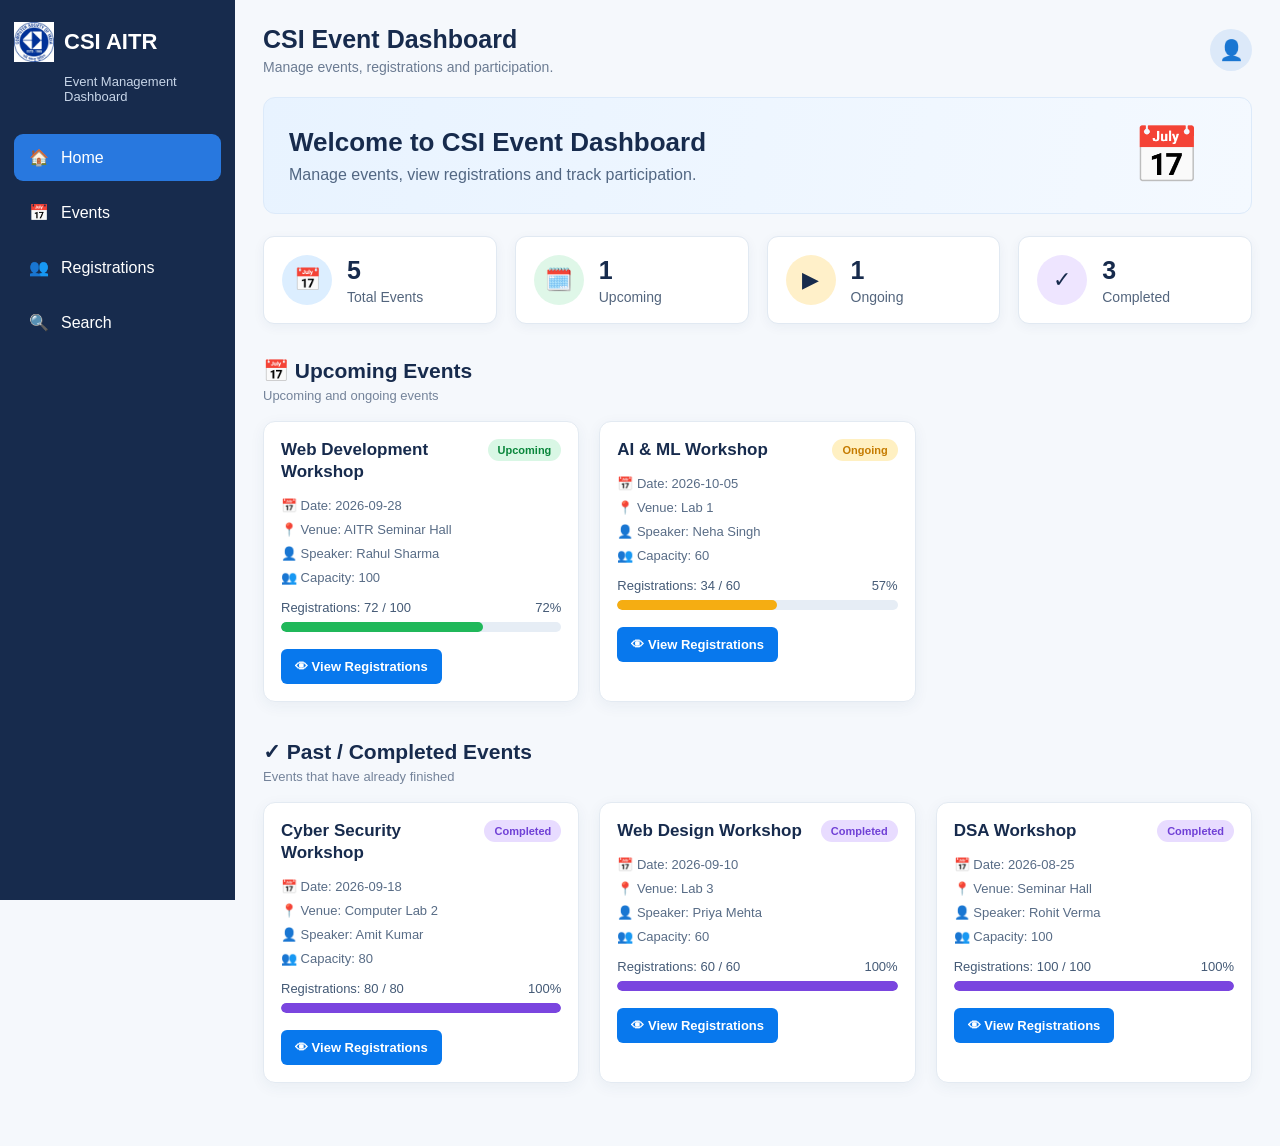
<file: index.html>
<!DOCTYPE html>
<html lang="en">
<head>
    <meta charset="UTF-8">
    <meta name="viewport" content="width=device-width, initial-scale=1.0">

    <title>CSI Event Management Dashboard</title>

    <link rel="stylesheet" href="css/style.css">
    <link rel="icon" href="CSILogo.jpg">
</head>

<body>

    <!-- SIDEBAR -->
    <aside class="sidebar">

        <div class="logo">
            <div class="logo-icon"><img src="CSILogo.jpg" alt=""></div>
            <span>CSI AITR</span>
        </div>

        <div class="sidebar-title">
            Event Management Dashboard
        </div>

        <nav>
            <a href="index.html" class="nav-link active">
                🏠 <span>Home</span>
            </a>

            <a href="events.html" class="nav-link">
                📅 <span>Events</span>
            </a>

            <a href="registration.html" class="nav-link">
                👥 <span>Registrations</span>
            </a>

            <a href="search.html" class="nav-link">

                🔍 <span>Search </span>
            </a>
        </nav>

    </aside>


    <!-- MAIN CONTENT -->
    <main class="main-content">

        <!-- TOP BAR -->
        <header class="topbar">

            <div>
                <h1>CSI Event Dashboard</h1>
                <p>Manage events, registrations and participation.</p>
            </div>

            <div class="profile">
                👤
            </div>

        </header>


        <!-- WELCOME BANNER -->
        <section class="welcome">

            <div>
                <h2>Welcome to CSI Event Dashboard</h2>

                <p>
                    Manage events, view registrations and track participation.
                </p>
            </div>

            <div class="welcome-icon">
                📅
            </div>

        </section>


        <!-- STATISTICS -->
        <section class="stats">

            <div class="stat-card total">
                <div class="stat-icon">📅</div>

                <div>
                    <h2 id="totalEvents">0</h2>
                    <p>Total Events</p>
                </div>
            </div>


            <div class="stat-card upcoming">
                <div class="stat-icon">🗓️</div>

                <div>
                    <h2 id="upcomingEvents">0</h2>
                    <p>Upcoming</p>
                </div>
            </div>


            <div class="stat-card ongoing">
                <div class="stat-icon">▶</div>

                <div>
                    <h2 id="ongoingEvents">0</h2>
                    <p>Ongoing</p>
                </div>
            </div>


            <div class="stat-card completed">
                <div class="stat-icon">✓</div>

                <div>
                    <h2 id="completedEvents">0</h2>
                    <p>Completed</p>
                </div>
            </div>

        </section>


        <!-- ACTIVE EVENTS -->
        <section class="event-section">

            <div class="section-heading">

                <div>
                    <h2>📅 Upcoming Events</h2>
                    <p>Upcoming and ongoing events</p>
                </div>


            </div>


            <div id="activeEvents" class="event-grid">
                <!-- JavaScript will add cards here -->
            </div>

        </section>


        <!-- COMPLETED EVENTS -->
        <section class="event-section">

            <div class="section-heading">

                <div>
                    <h2>✓ Past / Completed Events</h2>
                    <p>Events that have already finished</p>
                </div>

            

            </div>


            <div id="completedEventList" class="event-grid">
                <!-- JavaScript will add cards here -->
            </div>

        </section>

    </main>


    <script src="js/index.js"></script>

</body>
</html>
</file>
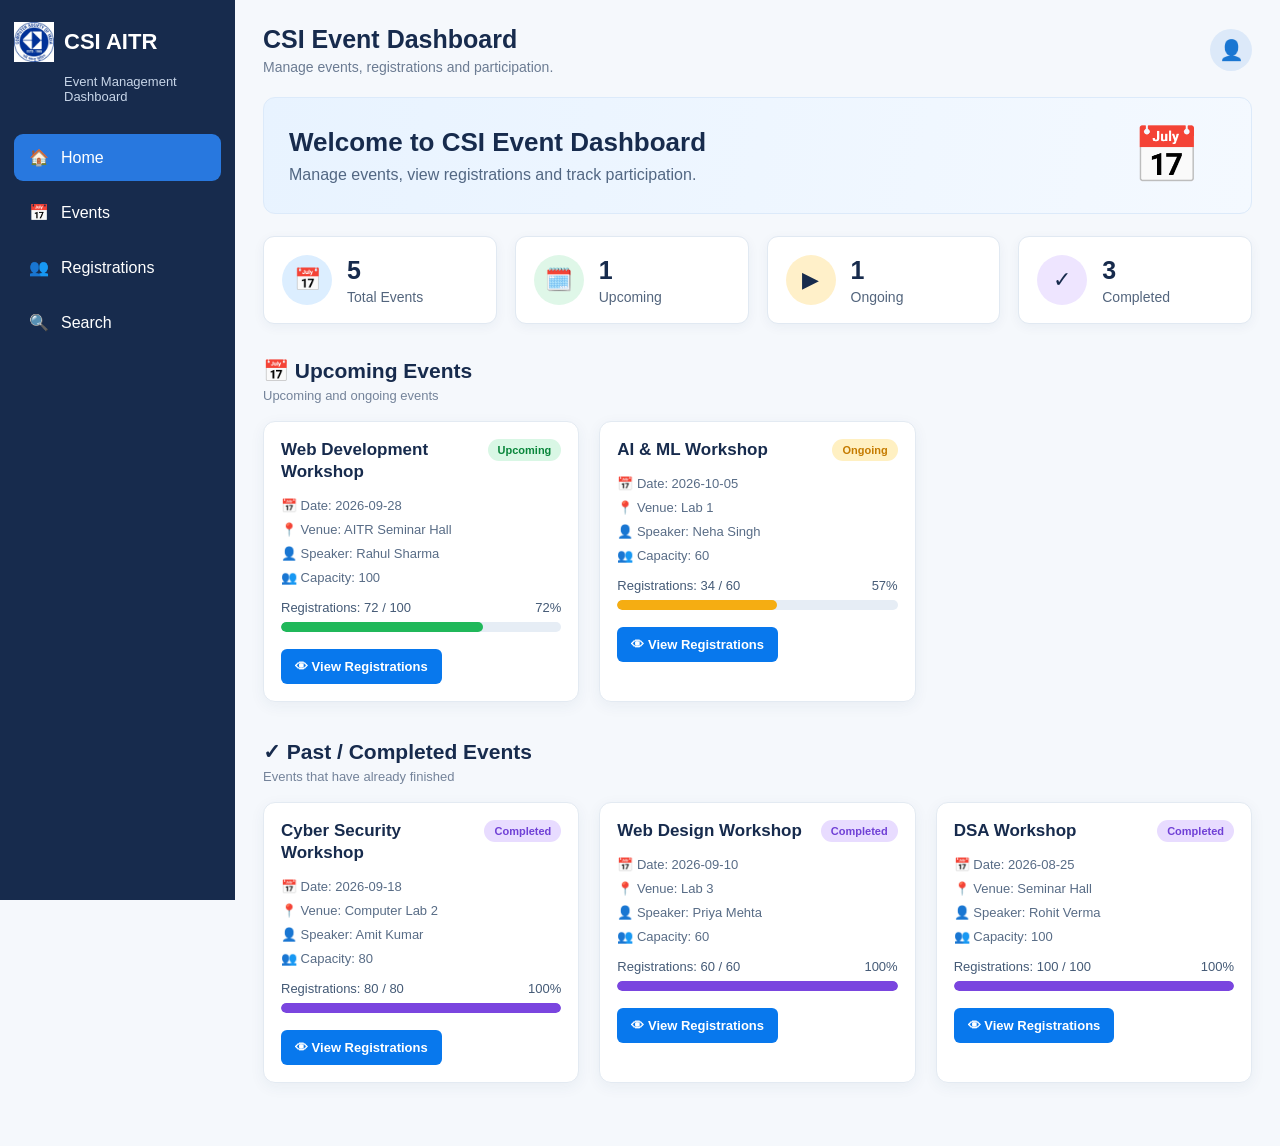
<file: Html/index.html>
<!DOCTYPE html>
<html lang="en">
<head>
    <meta charset="UTF-8">
    <meta name="viewport" content="width=device-width, initial-scale=1.0">

    <title>CSI Event Management Dashboard</title>

    <link rel="stylesheet" href="../css/style.css">
    <link rel="icon" href="CSILogo.jpg">
</head>

<body>

    <!-- SIDEBAR -->
    <aside class="sidebar">

        <div class="logo">
            <div class="logo-icon"><img src="CSILogo.jpg" alt=""></div>
            <span>CSI AITR</span>
        </div>

        <div class="sidebar-title">
            Event Management Dashboard
        </div>

        <nav>
            <a href="index.html" class="nav-link active">
                🏠 <span>Home</span>
            </a>

            <a href="events.html" class="nav-link">
                📅 <span>Events</span>
            </a>

            <a href="registration.html" class="nav-link">
                👥 <span>Registrations</span>
            </a>

            <a href="search.html" class="nav-link">

                🔍 <span>Search </span>
            </a>
        </nav>

    </aside>


    <!-- MAIN CONTENT -->
    <main class="main-content">

        <!-- TOP BAR -->
        <header class="topbar">

            <div>
                <h1>CSI Event Dashboard</h1>
                <p>Manage events, registrations and participation.</p>
            </div>

            <div class="profile">
                👤
            </div>

        </header>


        <!-- WELCOME BANNER -->
        <section class="welcome">

            <div>
                <h2>Welcome to CSI Event Dashboard</h2>

                <p>
                    Manage events, view registrations and track participation.
                </p>
            </div>

            <div class="welcome-icon">
                📅
            </div>

        </section>


        <!-- STATISTICS -->
        <section class="stats">

            <div class="stat-card total">
                <div class="stat-icon">📅</div>

                <div>
                    <h2 id="totalEvents">0</h2>
                    <p>Total Events</p>
                </div>
            </div>


            <div class="stat-card upcoming">
                <div class="stat-icon">🗓️</div>

                <div>
                    <h2 id="upcomingEvents">0</h2>
                    <p>Upcoming</p>
                </div>
            </div>


            <div class="stat-card ongoing">
                <div class="stat-icon">▶</div>

                <div>
                    <h2 id="ongoingEvents">0</h2>
                    <p>Ongoing</p>
                </div>
            </div>


            <div class="stat-card completed">
                <div class="stat-icon">✓</div>

                <div>
                    <h2 id="completedEvents">0</h2>
                    <p>Completed</p>
                </div>
            </div>

        </section>


        <!-- ACTIVE EVENTS -->
        <section class="event-section">

            <div class="section-heading">

                <div>
                    <h2>📅 Upcoming Events</h2>
                    <p>Upcoming and ongoing events</p>
                </div>


            </div>


            <div id="activeEvents" class="event-grid">
                <!-- JavaScript will add cards here -->
            </div>

        </section>


        <!-- COMPLETED EVENTS -->
        <section class="event-section">

            <div class="section-heading">

                <div>
                    <h2>✓ Past / Completed Events</h2>
                    <p>Events that have already finished</p>
                </div>

            

            </div>


            <div id="completedEventList" class="event-grid">
                <!-- JavaScript will add cards here -->
            </div>

        </section>

    </main>


    <script src="../js/index.js"></script>

</body>
</html>
</file>
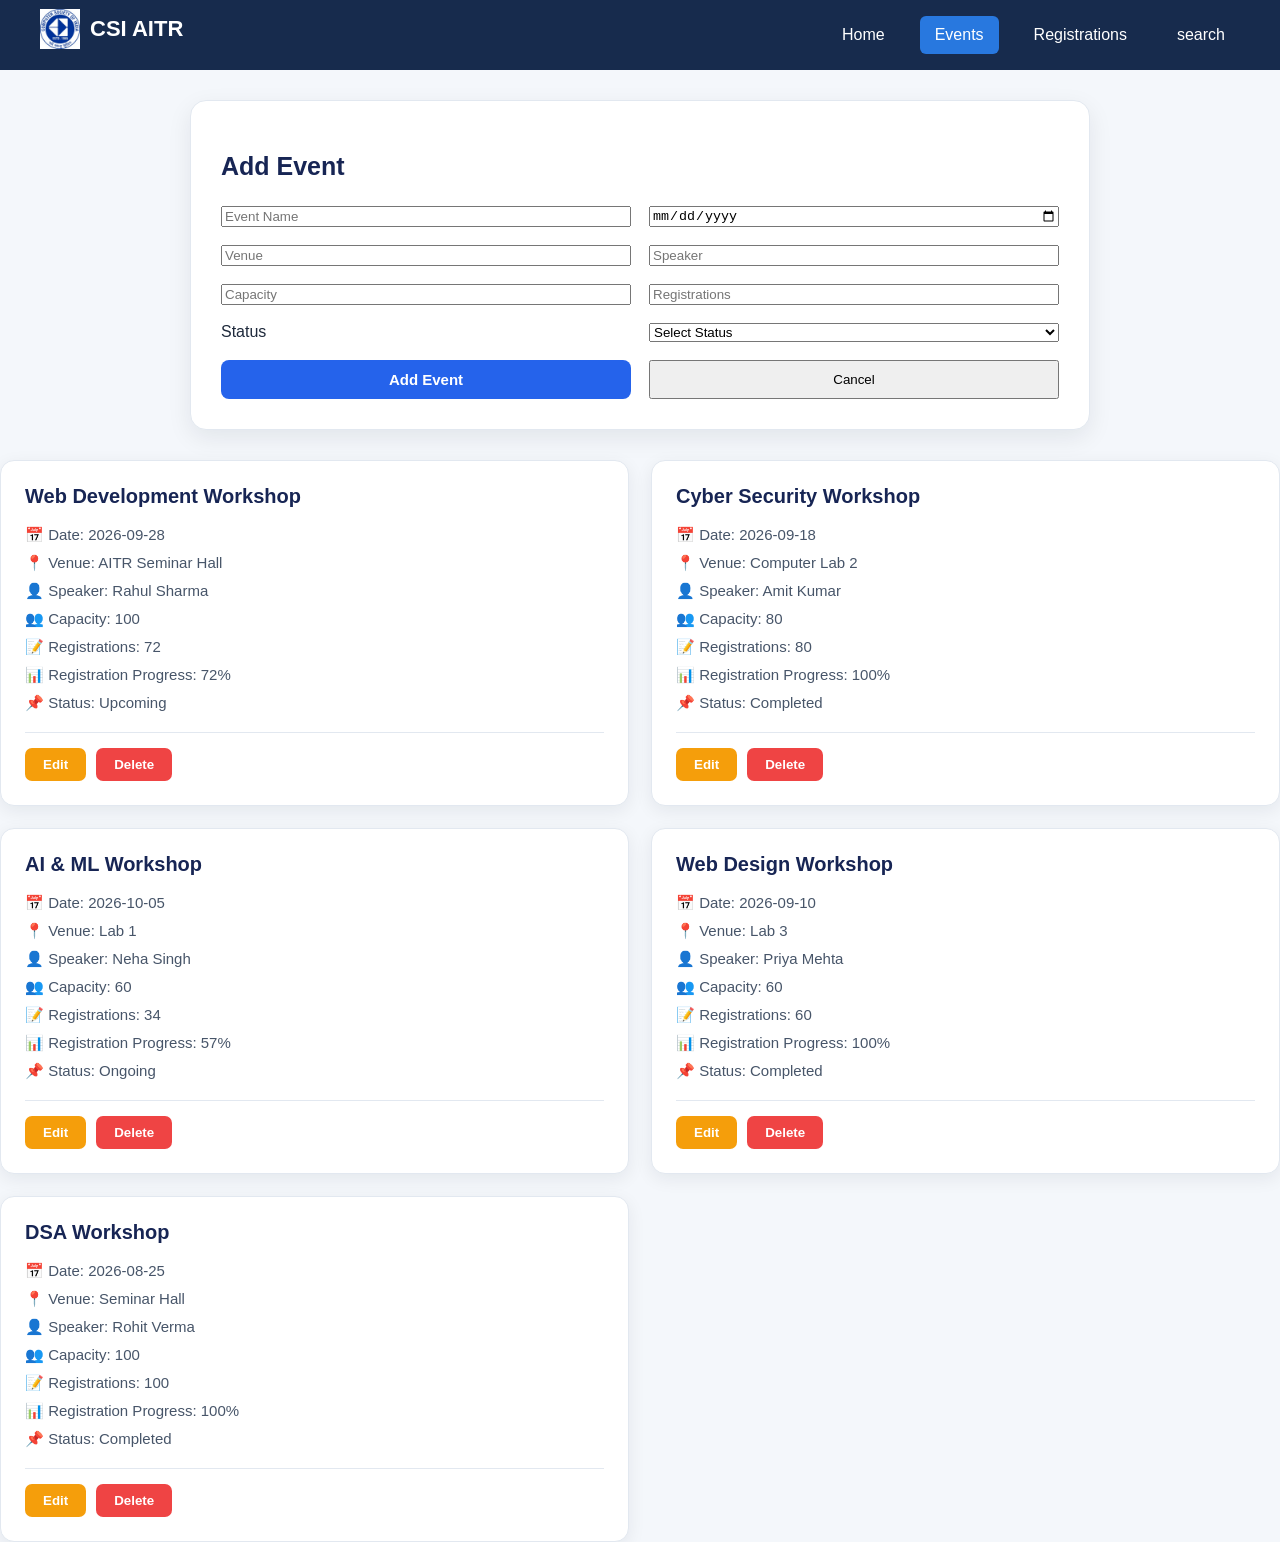
<file: events.html>
<!DOCTYPE html>
<html lang="en">

    <head>
        <meta charset="UTF-8">
        <meta name="viewport" content="width=device-width, initial-scale=1.0">
        <title>CSI Event Management Dashboard</title>
        <link rel="icon" href="CSILogo.jpg">
        <link rel="stylesheet" href="css/events.css">
    </head>

    <body>
        <nav class="navbar">

           <div class="logo">
            <div class="logo-icon"><img src="CSILogo.jpg" alt=""></div>
            <span>CSI AITR</span>
        </div>


            <div class="nav-links">

                <a href="index.html">
                    Home
                </a>

                <a href="events.html" class="active">
                    Events
                </a>

                <a href="registration.html">
                    Registrations
                </a>
                <a href="search.html">
                    search
                </a>
            </div>

        </nav>
        <div class="event-form-container">

            <h2 id="form-title">Add Event</h2>

            <form id="event-form">

                <input type="text" id="event-name" placeholder="Event Name" required>

                <input type="date" id="event-date" required>

                <input type="text" id="event-venue" placeholder="Venue" required>

                <input type="text" id="event-speaker" placeholder="Speaker" required>

                <input type="number" id="event-capacity" placeholder="Capacity" required>

                <input type="number" id="event-registrations" placeholder="Registrations" required>

                <label for="event-status">Status</label>

                <select id="event-status" required>
                    <option value="">Select Status</option>
                    <option value="Upcoming">Upcoming</option>
                    <option value="Ongoing">Ongoing</option>
                    <option value="Completed">Completed</option>
                </select>

                <button type="submit" class="save-btn">Add Event</button>

                <button type="button" id="cancel-btn">Cancel</button>

            </form>

        </div>

        <!-- Cards will appear here -->

        <div id="event-container" class="event-container"></div>
        <script src="js/events.js"></script>
    </body>

</html>
</file>
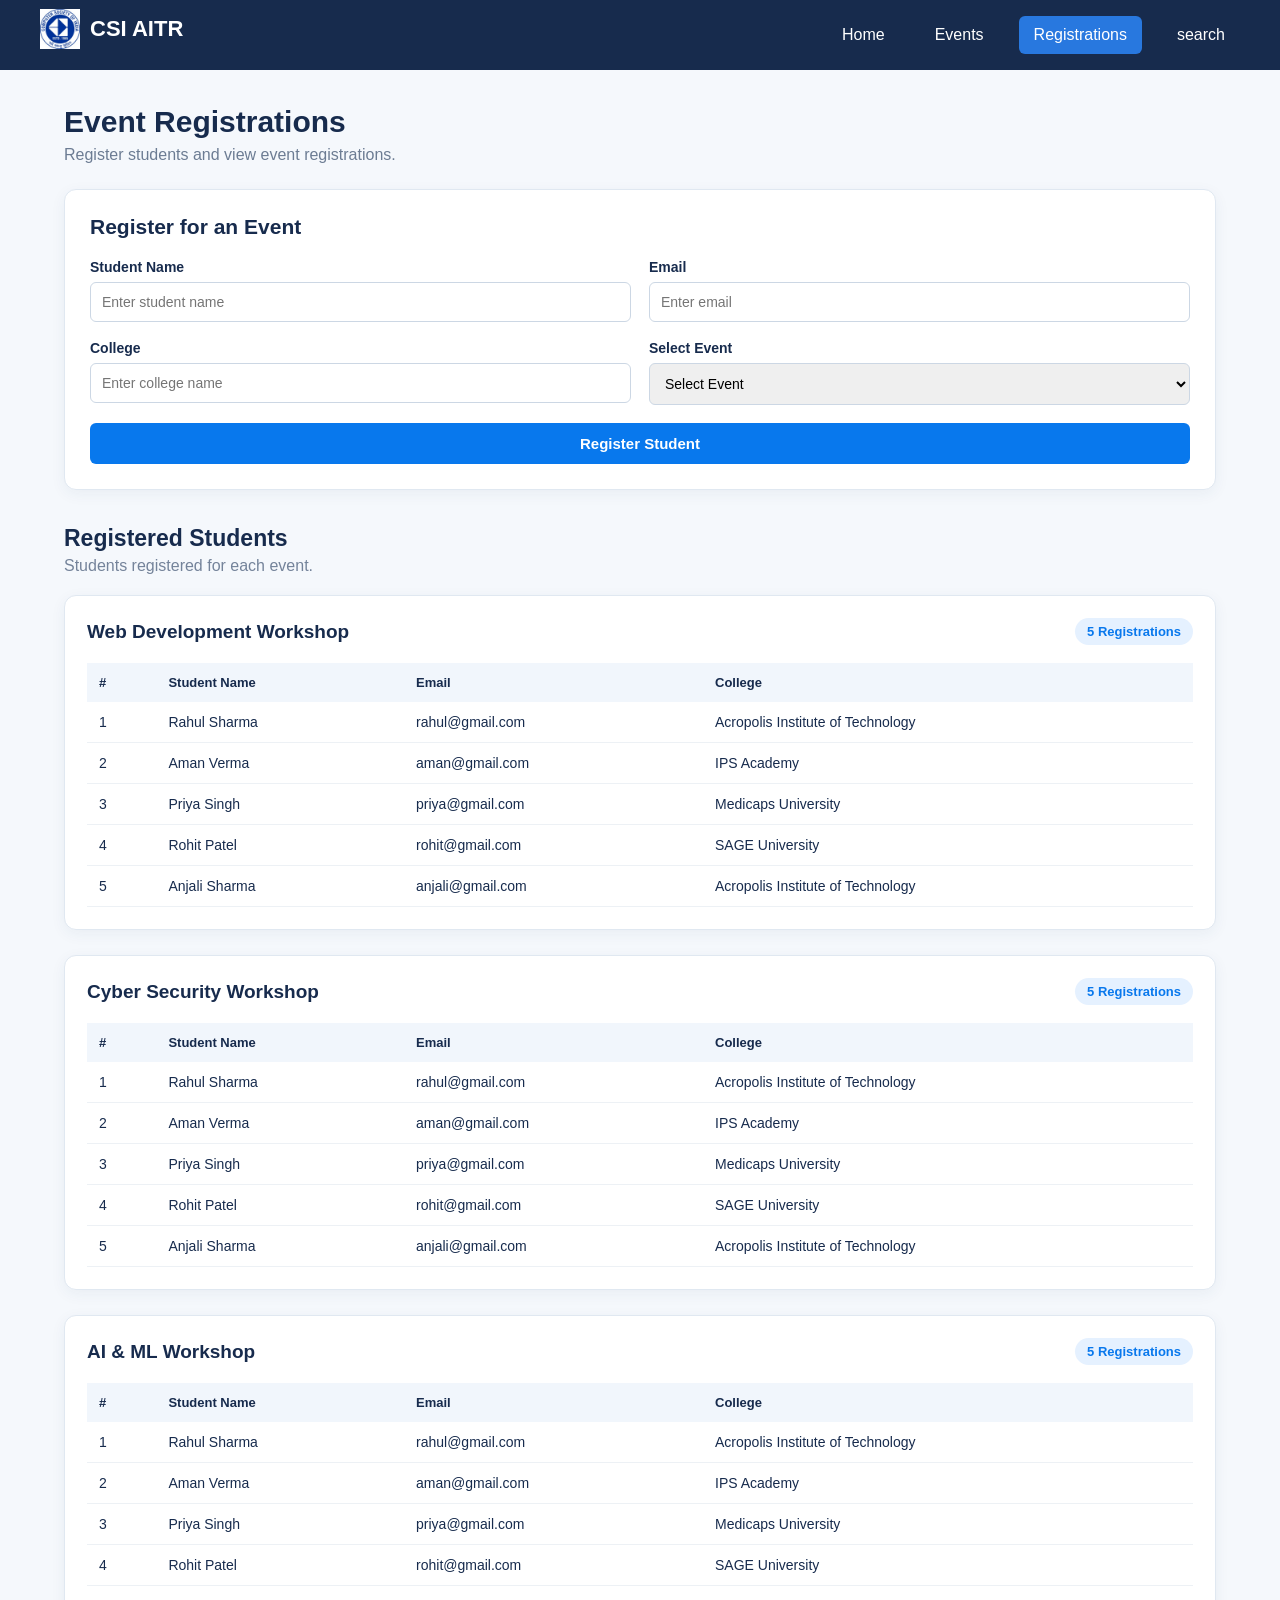
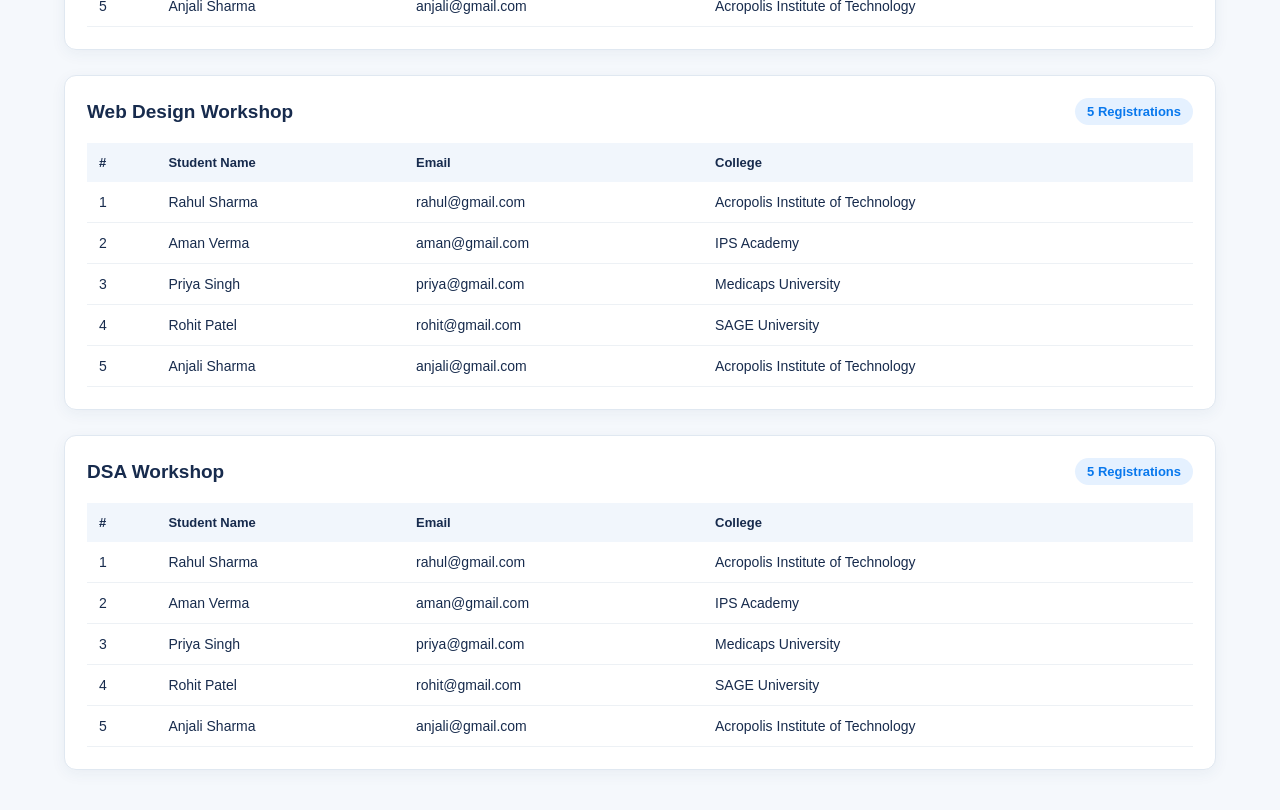
<file: registration.html>
<!DOCTYPE html>
<html lang="en">

    <head>

        <meta charset="UTF-8">

        <meta name="viewport" content="width=device-width, initial-scale=1.0">

        <title>Events Registration - CSI AITR</title>
        <link rel="icon" href="CSILogo.jpg">
        <link rel="stylesheet" href="css/registration.css">

    </head>


    <body>


        <!-- NAVBAR -->



        <nav class="navbar">

            <div class="logo">
                <div class="logo-icon"><img src="CSILogo.jpg" alt=""></div>
                <span>CSI AITR</span>
            </div>


            <div class="nav-links">

                <a href="index.html">
                    Home
                </a>

                <a href="events.html">
                    Events
                </a>

                <a href="registration.html" class="active">
                    Registrations
                </a>

                <a href="search.html">
                    search
                </a>
            </div>

        </nav>

        <!-- MAIN -->

        <main class="container">


            <!-- PAGE HEADING -->

            <div class="page-heading">

                <h1>Event Registrations</h1>

                <p>
                    Register students and view event registrations.
                </p>

            </div>



            <!-- REGISTRATION FORM -->

            <div class="registration-form">

                <h2>Register for an Event</h2>


                <form id="registrationForm">


                    <div class="form-group">

                        <label for="studentName">
                            Student Name
                        </label>

                        <input type="text" id="studentName" placeholder="Enter student name" required>

                    </div>



                    <div class="form-group">

                        <label for="studentEmail">
                            Email
                        </label>

                        <input type="email" id="studentEmail" placeholder="Enter email" required>

                    </div>



                    <div class="form-group">

                        <label for="college">
                            College
                        </label>

                        <input type="text" id="college" placeholder="Enter college name" required>

                    </div>



                    <div class="form-group">

                        <label for="eventSelect">
                            Select Event
                        </label>

                        <select id="eventSelect" required>

                            <option value="">
                                Select Event
                            </option>

                        </select>

                    </div>



                    <button type="submit" class="register-btn">
                        Register Student
                    </button>


                </form>

            </div>



            <!-- REGISTRATION LIST -->

            <div class="registration-section">

                <div class="section-heading">

                    <h2>Registered Students</h2>

                    <p>
                        Students registered for each event.
                    </p>

                </div>


                <div id="registrationLists">

                    <!-- JavaScript will add registration lists here -->

                </div>

            </div>


        </main>


        <script src="js/registration.js"></script>

    </body>

</html>
</file>
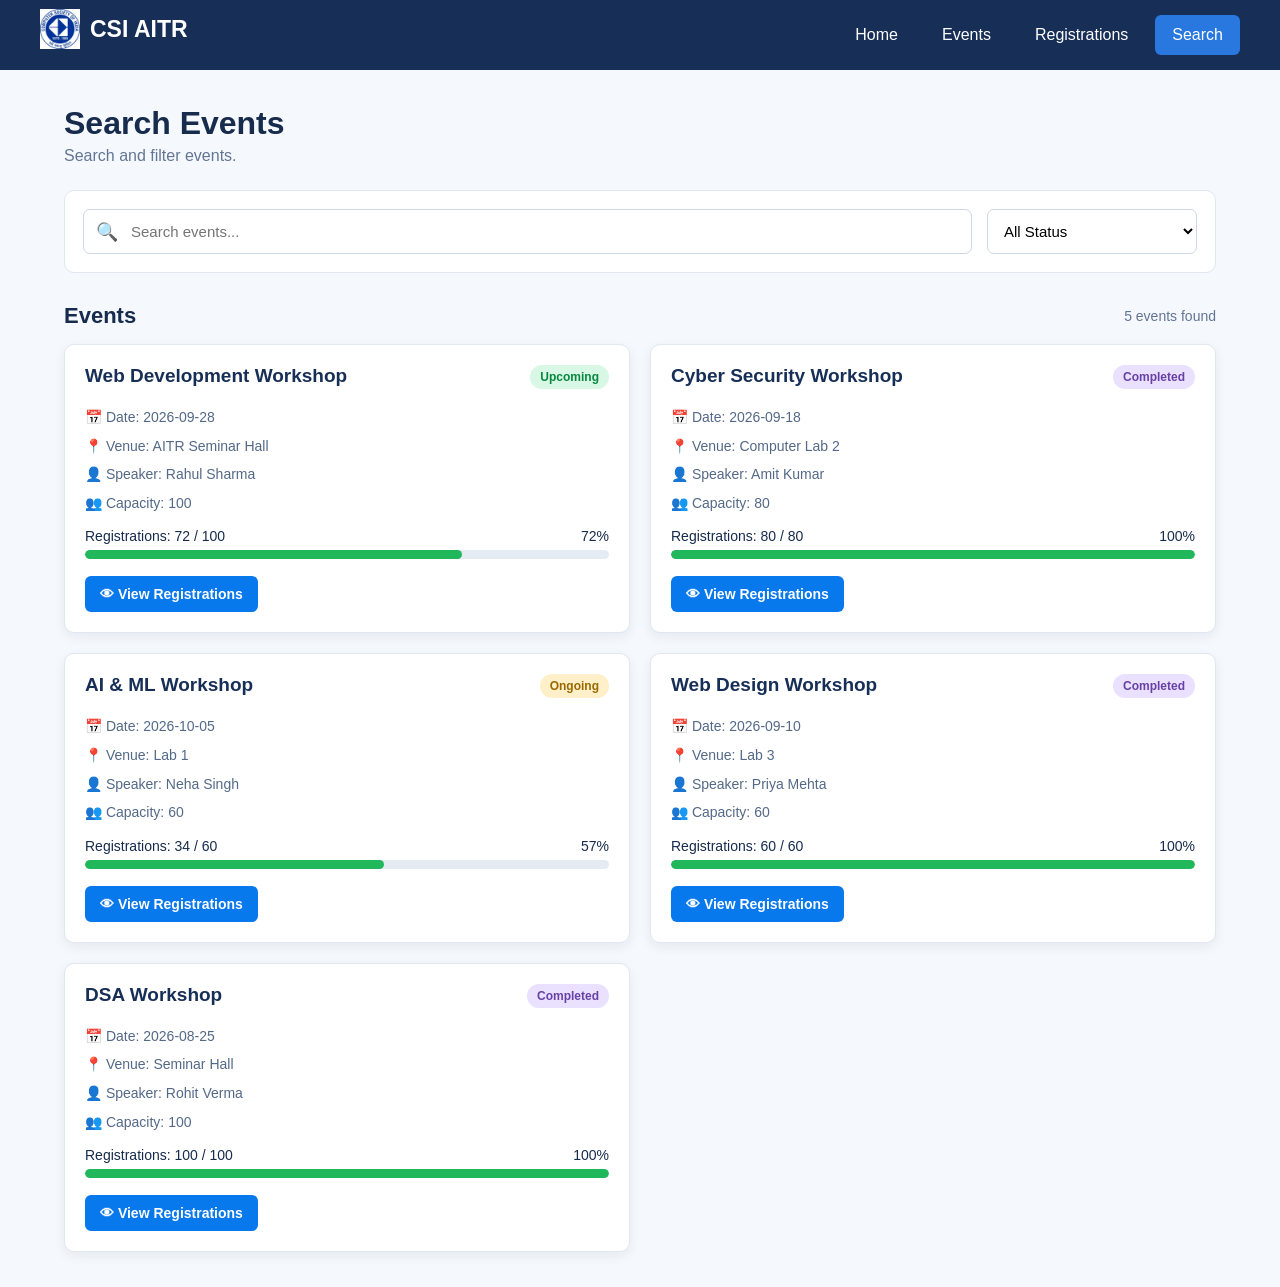
<file: search.html>
<!DOCTYPE html>
<html lang="en">

    <head>

        <meta charset="UTF-8">

        <meta name="viewport" content="width=device-width, initial-scale=1.0">

        <title>Search Events - CSI AITR</title>
        <link rel="icon" href="CSILogo.jpg">

        <link rel="stylesheet" href="css/search.css">

    </head>


    <body>

        <!-- NAVBAR -->

        <nav class="navbar">
            <div class="logo">
                <div class="logo-icon"><img src="CSILogo.jpg" alt=""></div>
                <span>CSI AITR</span>
            </div>


            <div class="nav-links">

                <a href="index.html">
                    Home
                </a>

                <a href="events.html">
                    Events
                </a>


                <a href="registration.html">
                    Registrations
                </a>


                <a href="search.html" class="active">
                    Search
                </a>

            </div>

        </nav>



        <!-- MAIN -->

        <main class="container">


            <h1>Search Events</h1>

            <p class="subtitle">
                Search and filter events.
            </p>



            <!-- SEARCH AND FILTER -->

            <div class="search-area">

                <div class="search-box">

                    <span>🔍</span>

                    <input type="text" id="searchInput" placeholder="Search events...">

                </div>


                <select id="statusFilter">

                    <option value="All">
                        All Status
                    </option>

                    <option value="Upcoming">
                        Upcoming
                    </option>

                    <option value="Ongoing">
                        Ongoing
                    </option>

                    <option value="Completed">
                        Completed
                    </option>

                </select>

            </div>



            <!-- RESULT COUNT -->

            <div class="result-heading">

                <h2>Events</h2>

                <span id="resultCount"></span>

            </div>



            <!-- EVENT CARDS -->

            <div id="eventContainer" class="event-container">

                <!-- JavaScript will create cards here -->

            </div>


        </main>



        <script src="js/search.js"></script>

    </body>

</html>
</file>
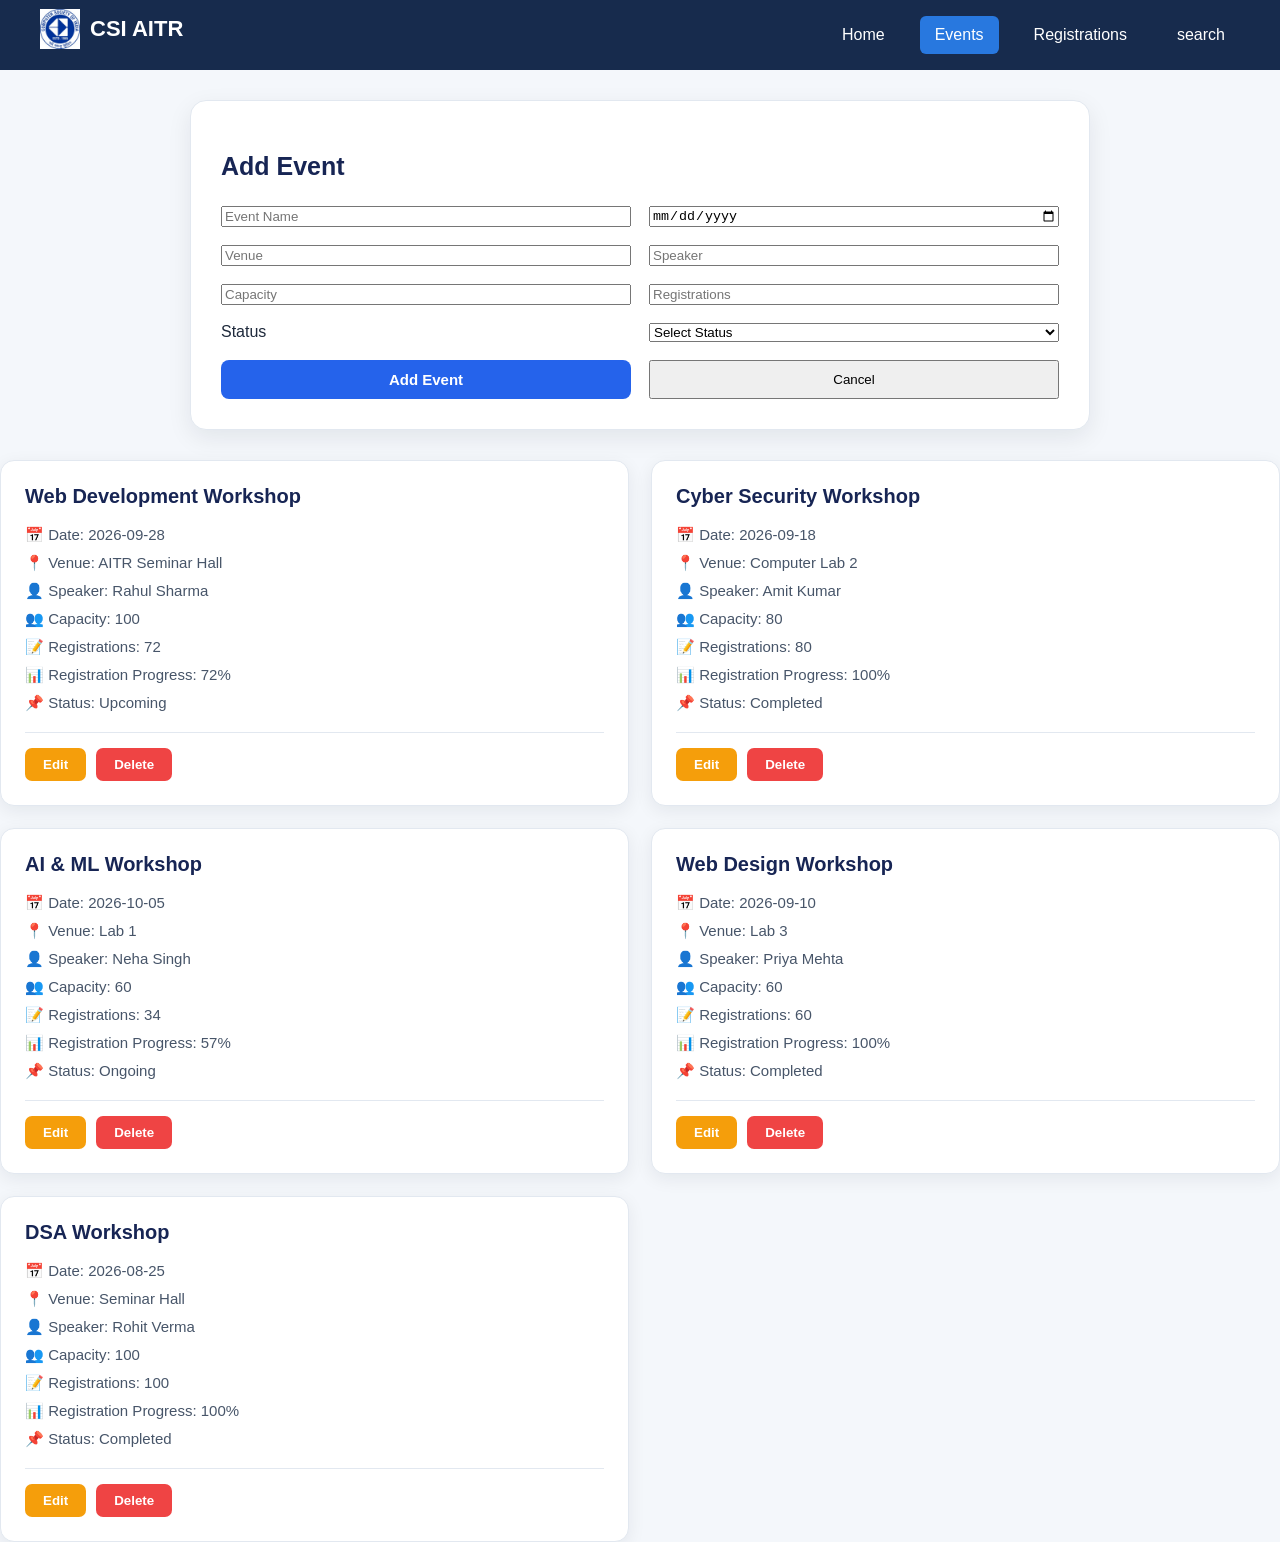
<file: Html/events.html>
<!DOCTYPE html>
<html lang="en">

    <head>
        <meta charset="UTF-8">
        <meta name="viewport" content="width=device-width, initial-scale=1.0">
        <title>CSI Event Management Dashboard</title>
        <link rel="icon" href="CSILogo.jpg">
        <link rel="stylesheet" href="../css/events.css">
    </head>

    <body>
        <nav class="navbar">

           <div class="logo">
            <div class="logo-icon"><img src="CSILogo.jpg" alt=""></div>
            <span>CSI AITR</span>
        </div>


            <div class="nav-links">

                <a href="index.html">
                    Home
                </a>

                <a href="events.html" class="active">
                    Events
                </a>

                <a href="registration.html">
                    Registrations
                </a>
                <a href="search.html">
                    search
                </a>
            </div>

        </nav>
        <div class="event-form-container">

            <h2 id="form-title">Add Event</h2>

            <form id="event-form">

                <input type="text" id="event-name" placeholder="Event Name" required>

                <input type="date" id="event-date" required>

                <input type="text" id="event-venue" placeholder="Venue" required>

                <input type="text" id="event-speaker" placeholder="Speaker" required>

                <input type="number" id="event-capacity" placeholder="Capacity" required>

                <input type="number" id="event-registrations" placeholder="Registrations" required>

                <label for="event-status">Status</label>

                <select id="event-status" required>
                    <option value="">Select Status</option>
                    <option value="Upcoming">Upcoming</option>
                    <option value="Ongoing">Ongoing</option>
                    <option value="Completed">Completed</option>
                </select>

                <button type="submit" class="save-btn">Add Event</button>

                <button type="button" id="cancel-btn">Cancel</button>

            </form>

        </div>

        <!-- Cards will appear here -->

        <div id="event-container" class="event-container"></div>
        <script src="../js/events.js"></script>
    </body>

</html>
</file>
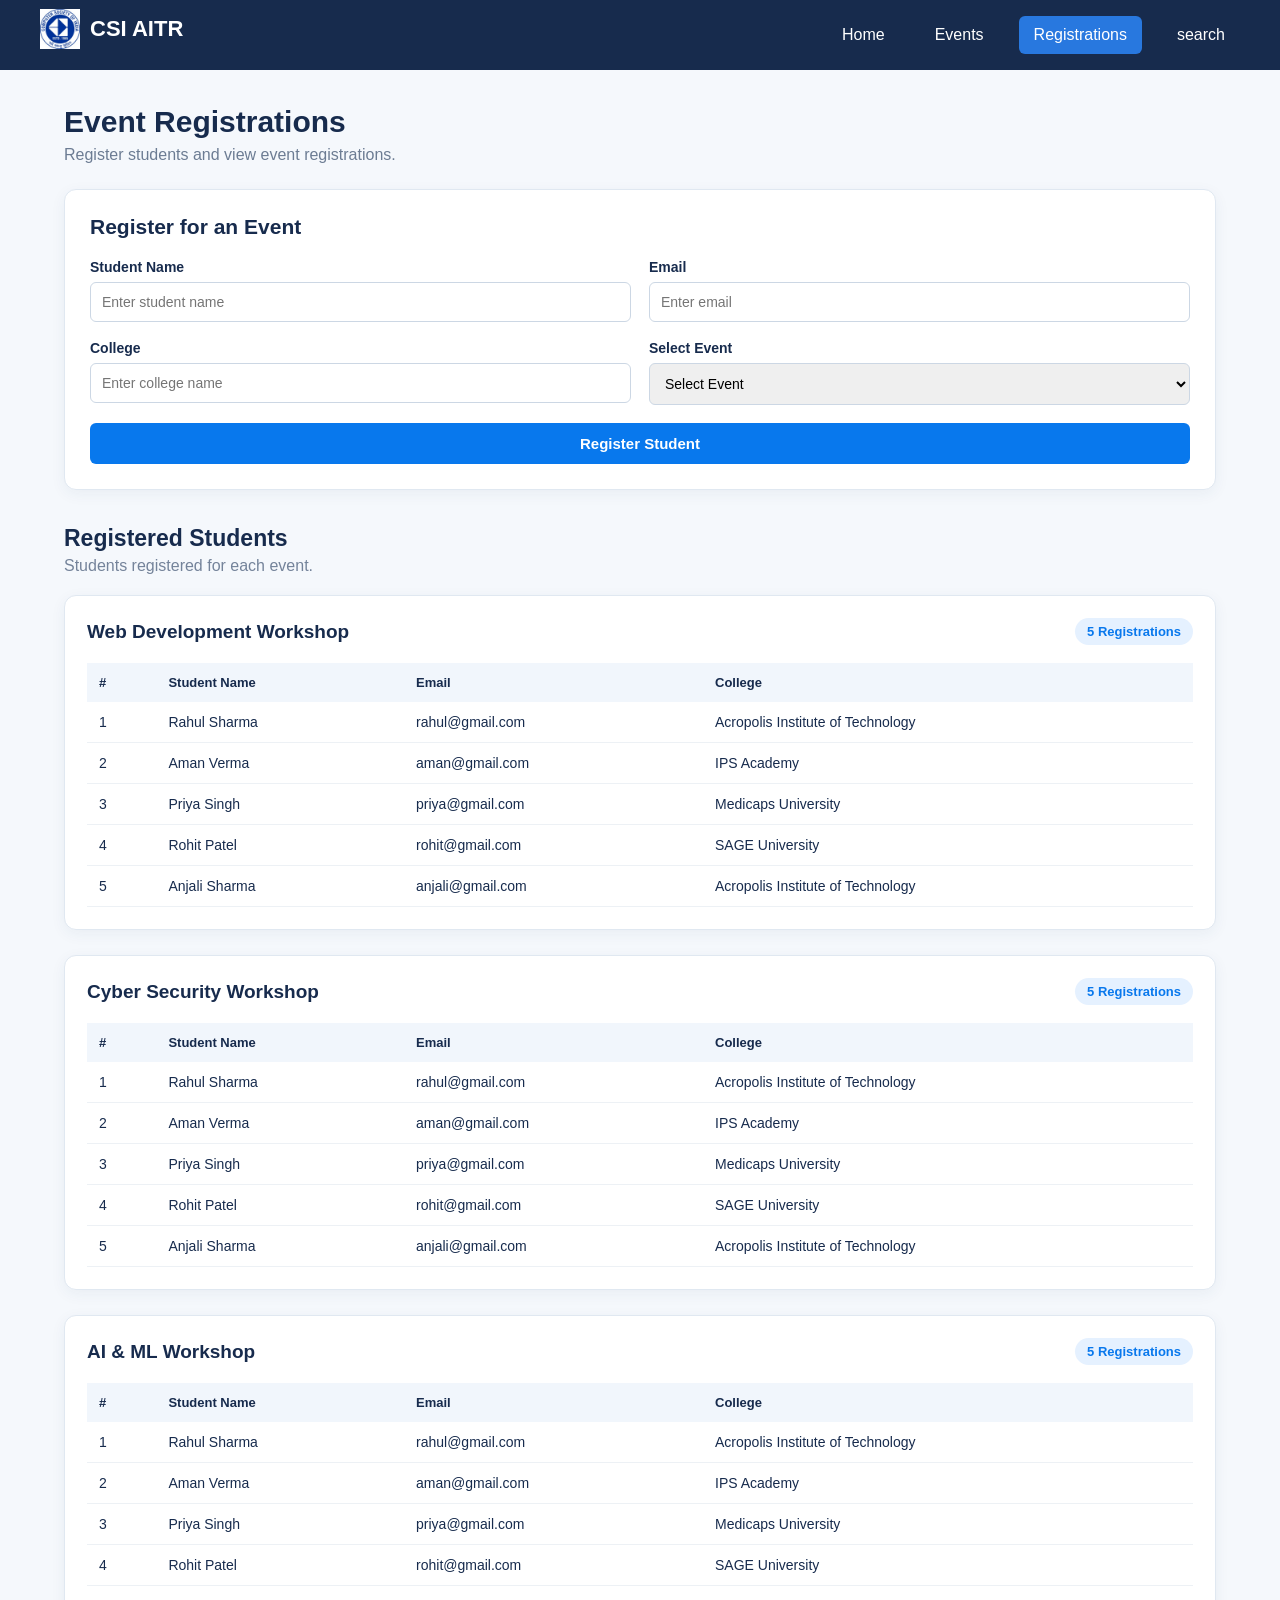
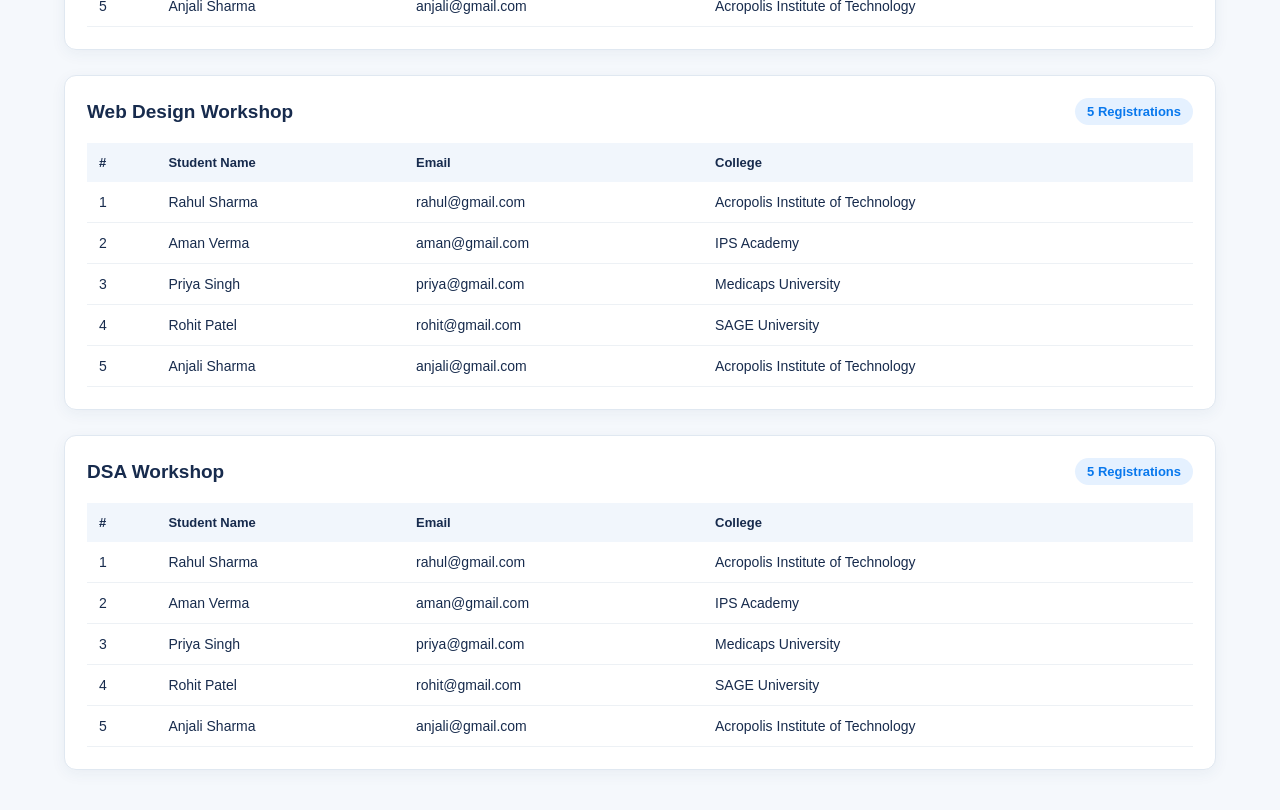
<file: Html/registration.html>
<!DOCTYPE html>
<html lang="en">

    <head>

        <meta charset="UTF-8">

        <meta name="viewport" content="width=device-width, initial-scale=1.0">

        <title>Events Registration - CSI AITR</title>
        <link rel="icon" href="CSILogo.jpg">
        <link rel="stylesheet" href="../css/registration.css">

    </head>


    <body>


        <!-- NAVBAR -->



        <nav class="navbar">

            <div class="logo">
                <div class="logo-icon"><img src="CSILogo.jpg" alt=""></div>
                <span>CSI AITR</span>
            </div>


            <div class="nav-links">

                <a href="index.html">
                    Home
                </a>

                <a href="events.html">
                    Events
                </a>

                <a href="registration.html" class="active">
                    Registrations
                </a>

                <a href="search.html">
                    search
                </a>
            </div>

        </nav>

        <!-- MAIN -->

        <main class="container">


            <!-- PAGE HEADING -->

            <div class="page-heading">

                <h1>Event Registrations</h1>

                <p>
                    Register students and view event registrations.
                </p>

            </div>



            <!-- REGISTRATION FORM -->

            <div class="registration-form">

                <h2>Register for an Event</h2>


                <form id="registrationForm">


                    <div class="form-group">

                        <label for="studentName">
                            Student Name
                        </label>

                        <input type="text" id="studentName" placeholder="Enter student name" required>

                    </div>



                    <div class="form-group">

                        <label for="studentEmail">
                            Email
                        </label>

                        <input type="email" id="studentEmail" placeholder="Enter email" required>

                    </div>



                    <div class="form-group">

                        <label for="college">
                            College
                        </label>

                        <input type="text" id="college" placeholder="Enter college name" required>

                    </div>



                    <div class="form-group">

                        <label for="eventSelect">
                            Select Event
                        </label>

                        <select id="eventSelect" required>

                            <option value="">
                                Select Event
                            </option>

                        </select>

                    </div>



                    <button type="submit" class="register-btn">
                        Register Student
                    </button>


                </form>

            </div>



            <!-- REGISTRATION LIST -->

            <div class="registration-section">

                <div class="section-heading">

                    <h2>Registered Students</h2>

                    <p>
                        Students registered for each event.
                    </p>

                </div>


                <div id="registrationLists">

                    <!-- JavaScript will add registration lists here -->

                </div>

            </div>


        </main>


        <script src="../js/registration.js"></script>

    </body>

</html>
</file>
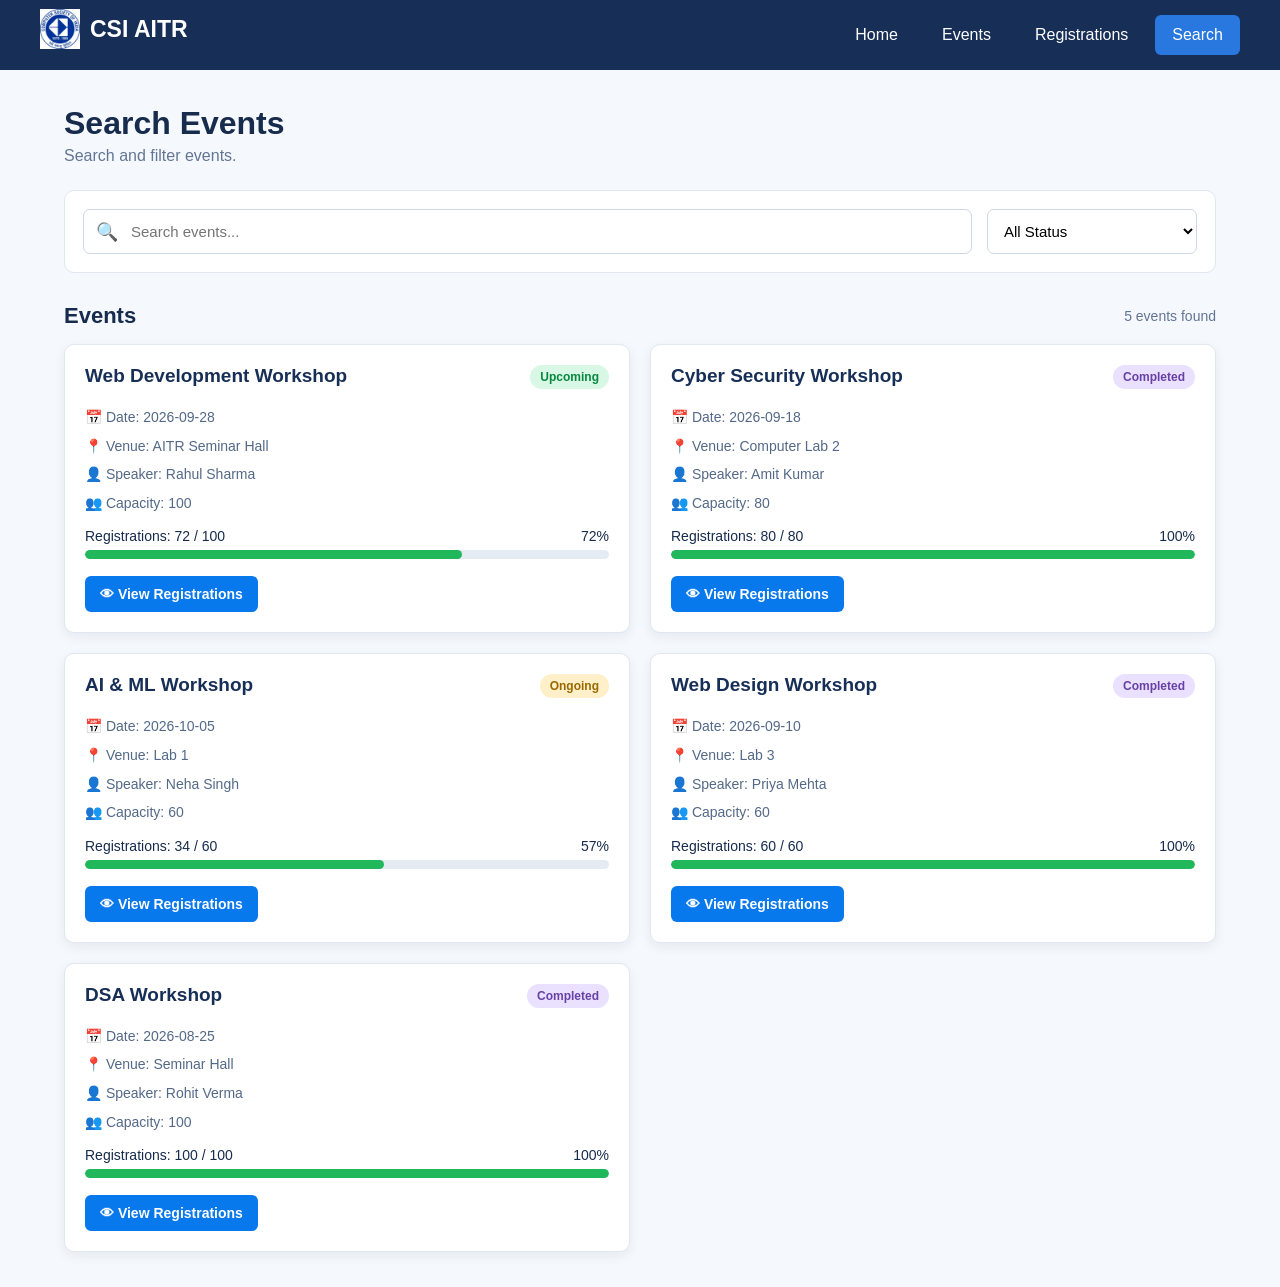
<file: Html/search.html>
<!DOCTYPE html>
<html lang="en">

    <head>

        <meta charset="UTF-8">

        <meta name="viewport" content="width=device-width, initial-scale=1.0">

        <title>Search Events - CSI AITR</title>
        <link rel="icon" href="CSILogo.jpg">

        <link rel="stylesheet" href="../css/search.css">

    </head>


    <body>

        <!-- NAVBAR -->

        <nav class="navbar">
            <div class="logo">
                <div class="logo-icon"><img src="CSILogo.jpg" alt=""></div>
                <span>CSI AITR</span>
            </div>


            <div class="nav-links">

                <a href="index.html">
                    Home
                </a>

                <a href="events.html">
                    Events
                </a>


                <a href="registration.html">
                    Registrations
                </a>


                <a href="search.html" class="active">
                    Search
                </a>

            </div>

        </nav>



        <!-- MAIN -->

        <main class="container">


            <h1>Search Events</h1>

            <p class="subtitle">
                Search and filter events.
            </p>



            <!-- SEARCH AND FILTER -->

            <div class="search-area">

                <div class="search-box">

                    <span>🔍</span>

                    <input type="text" id="searchInput" placeholder="Search events...">

                </div>


                <select id="statusFilter">

                    <option value="All">
                        All Status
                    </option>

                    <option value="Upcoming">
                        Upcoming
                    </option>

                    <option value="Ongoing">
                        Ongoing
                    </option>

                    <option value="Completed">
                        Completed
                    </option>

                </select>

            </div>



            <!-- RESULT COUNT -->

            <div class="result-heading">

                <h2>Events</h2>

                <span id="resultCount"></span>

            </div>



            <!-- EVENT CARDS -->

            <div id="eventContainer" class="event-container">

                <!-- JavaScript will create cards here -->

            </div>


        </main>



        <script src="../js/search.js"></script>

    </body>

</html>
</file>
<file: css/style.css>
* {
    margin: 0;
    padding: 0;
    box-sizing: border-box;
}


body {
    font-family: Arial, Helvetica, sans-serif;

    background: #f5f8fc;

    color: #172b4d;
}


/* =========================
   SIDEBAR
========================= */

.sidebar {
    position: fixed;

    left: 0;
    top: 0;

    width: 235px;
    height: 100vh;

    background: #172b4d;

    color: white;

    padding: 22px 14px;
}


.logo {
    display: flex;

    align-items: center;

    gap: 10px;

    font-size: 22px;

    font-weight: bold;

    margin-bottom: 12px;
}
/* logo img */
 img{
    height: 40px;
    width: 40px;
}

.logo-icon {
    width: 40px;
    height: 40px;

    background: white;

    color: #1769e0;

    border-radius: 10px;

    display: flex;
    align-items: center;
    justify-content: center;

    font-size: 22px;
}


.sidebar-title {
    font-size: 13px;

    color: #c7d5e8;

    margin: 5px 0 30px 50px;
}


/* NAVIGATION */

nav {
    display: flex;

    flex-direction: column;

    gap: 8px;
}


.nav-link {
    text-decoration: none;

    color: white;

    padding: 14px 15px;

    border-radius: 9px;

    font-size: 16px;

    display: flex;

    gap: 12px;

    align-items: center;

    transition: 0.2s;
}


.nav-link:hover {
    background: #23466f;
}


.nav-link.active {
    background: #2878df;
}


/* =========================
   MAIN CONTENT
========================= */

.main-content {
    margin-left: 235px;

    padding: 25px 28px;

    min-height: 100vh;
}


/* =========================
   TOPBAR
========================= */

.topbar {
    display: flex;

    justify-content: space-between;

    align-items: center;

    margin-bottom: 22px;
}


.topbar h1 {
    font-size: 25px;

    margin-bottom: 5px;
}


.topbar p {
    color: #6c7c93;

    font-size: 14px;
}


.profile {
    width: 42px;
    height: 42px;

    border-radius: 50%;

    background: #dce9f9;

    display: flex;
    align-items: center;
    justify-content: center;

    font-size: 20px;
}


/* =========================
   WELCOME
========================= */

.welcome {
    background: linear-gradient(
        100deg,
        #e8f3ff,
        #f4f9ff
    );

    border-radius: 12px;

    padding: 25px;

    display: flex;

    justify-content: space-between;

    align-items: center;

    margin-bottom: 22px;

    border: 1px solid #dceafa;
}


.welcome h2 {
    font-size: 26px;

    margin-bottom: 8px;
}


.welcome p {
    color: #526783;
}


.welcome-icon {
    font-size: 55px;

    margin-right: 25px;
}


/* =========================
   STATISTICS
========================= */

.stats {
    display: grid;

    grid-template-columns:
        repeat(4, 1fr);

    gap: 18px;

    margin-bottom: 35px;
}


.stat-card {
    background: white;

    border-radius: 11px;

    padding: 18px;

    display: flex;

    align-items: center;

    gap: 15px;

    border: 1px solid #e1e9f2;

    box-shadow:
        0 3px 12px rgba(25, 55, 90, 0.05);
}


.stat-icon {
    width: 50px;
    height: 50px;

    border-radius: 50%;

    display: flex;

    align-items: center;
    justify-content: center;

    font-size: 22px;
}


.stat-card h2 {
    font-size: 25px;

    margin-bottom: 4px;
}


.stat-card p {
    color: #53657d;

    font-size: 14px;
}


/* Different stat colors */

.total .stat-icon {
    background: #dceeff;
}


.upcoming .stat-icon {
    background: #dff7e8;
}


.ongoing .stat-icon {
    background: #fff0c9;
}


.completed .stat-icon {
    background: #eee5ff;
}


/* =========================
   SECTION
========================= */

.event-section {
    margin-bottom: 38px;
}


.section-heading {
    display: flex;

    justify-content: space-between;

    align-items: center;

    margin-bottom: 18px;
}


.section-heading h2 {
    font-size: 21px;

    margin-bottom: 5px;
}


.section-heading p {
    color: #74839a;

    font-size: 13px;
}


.section-heading a {
    text-decoration: none;

    color: #1670e8;

    font-size: 14px;

    font-weight: bold;
}


/* =========================
   EVENT GRID
========================= */

.event-grid {
    display: grid;

    grid-template-columns:
        repeat(3, 1fr);

    gap: 20px;
}


/* =========================
   EVENT CARD
========================= */

.event-card {
    background: white;

    border-radius: 12px;

    padding: 17px;

    border: 1px solid #e3eaf2;

    box-shadow:
        0 4px 15px rgba(30, 60, 100, 0.06);

    transition: 0.2s;
}


.event-card:hover {
    transform: translateY(-3px);

    box-shadow:
        0 7px 20px rgba(30, 60, 100, 0.11);
}


.card-top {
    display: flex;

    justify-content: space-between;

    align-items: flex-start;

    gap: 10px;

    margin-bottom: 15px;
}


.event-title {
    font-size: 17px;

    line-height: 1.3;
}


.status {
    padding: 5px 10px;

    border-radius: 20px;

    font-size: 11px;

    font-weight: bold;

    white-space: nowrap;
}


.status.upcoming {
    background: #d9f7e5;

    color: #09863b;
}


.status.ongoing {
    background: #fff0c2;

    color: #c57b00;
}


.status.completed {
    background: #e8dcff;

    color: #7040d6;
}


/* EVENT INFORMATION */

.event-info {
    display: flex;

    flex-direction: column;

    gap: 9px;

    color: #586c86;

    font-size: 13px;

    margin-bottom: 15px;
}


/* PROGRESS */

.progress-header {
    display: flex;

    justify-content: space-between;

    font-size: 13px;

    margin-bottom: 7px;

    color: #445a76;
}


.progress {
    width: 100%;

    height: 10px;

    background: #e6edf5;

    border-radius: 10px;

    overflow: hidden;

    margin-bottom: 17px;
}


.progress-bar {
    height: 100%;

    border-radius: 10px;

    background: #20b85a;
}


.event-card.completed-card .progress-bar {
    background: #7a45df;
}


.event-card.ongoing-card .progress-bar {
    background: #f5ad12;
}


/* BUTTON */

.registration-btn {
    border: none;

    background: #0878ed;

    color: white;

    padding: 10px 14px;

    border-radius: 6px;

    cursor: pointer;

    font-size: 13px;

    font-weight: bold;

    transition: 0.2s;
}


.registration-btn:hover {
    background: #0665c7;
}


/* =========================
   RESPONSIVE
========================= */

@media (max-width: 1100px) {

    .stats {
        grid-template-columns:
            repeat(2, 1fr);
    }

    .event-grid {
        grid-template-columns:
            repeat(2, 1fr);
    }

}


@media (max-width: 750px) {

    .sidebar {
        position: relative;

        width: 100%;

        height: auto;

        padding: 15px;
    }


    .sidebar-title {
        display: none;
    }


    nav {
        flex-direction: row;

        margin-top: 15px;
    }


    .nav-link {
        flex: 1;

        justify-content: center;
    }


    .main-content {
        margin-left: 0;

        padding: 18px;
    }


    .stats {
        grid-template-columns:
            1fr;
    }


    .event-grid {
        grid-template-columns:
            1fr;
    }


    .welcome-icon {
        display: none;
    }

}


@media (max-width: 450px) {

    .topbar h1 {
        font-size: 20px;
    }


    .welcome h2 {
        font-size: 21px;
    }


    .nav-link span {
        display: none;
    }

}
</file>
<file: css/events.css>
/* =========================
   GENERAL
========================= */

* {
    box-sizing: border-box;
}

body {
    margin: 0;
    background: #f4f7fb;
    /* background-color: #172554; */

    font-family: Arial, sans-serif;
    color: #1e293b;
}

/* Search and Filter */

.search-filter {
    width: 90%;
    max-width: 1200px;
    margin: 25px auto;

    display: flex;
    gap: 15px;

    background: white;
    padding: 15px;

    border-radius: 10px;
}


/* Search box */

#searchInput {
    flex: 1;

    padding: 12px;

    border: 1px solid #ccc;
    border-radius: 6px;

    font-size: 15px;
}


/* Filter */

#statusFilter {
    width: 200px;

    padding: 12px;

    border: 1px solid #ccc;
    border-radius: 6px;

    font-size: 15px;
}


/* Mobile */

@media (max-width: 600px) {

    .search-filter {
        flex-direction: column;
    }

    #statusFilter {
        width: 100%;
    }

}



/* add status */
.form-group select {
    width: 100%;
    padding: 12px 14px;
    border: 1px solid #cbd5e1;
    border-radius: 8px;
    font-size: 15px;
}

/* =========================
   NAVBAR
========================= */

.navbar {

    height: 70px;

    background: #172b4d;

    color: white;

    display: flex;

    align-items: center;

    justify-content: space-between;

    padding: 0 40px;

}
.logo {
    display: flex;

    align-items: center;

    gap: 10px;

    font-size: 22px;

    font-weight: bold;

    margin-bottom: 12px;
}
/* logo img */
 img{
    height: 40px;
    width: 40px;
}

.logo-icon {
    width: 40px;
    height: 40px;

    background: white;

    color: #1769e0;

    border-radius: 10px;

    display: flex;
    align-items: center;
    justify-content: center;

    font-size: 22px;
}


.nav-links {

    display: flex;

    gap: 20px;

}


.nav-links a {

    color: white;

    text-decoration: none;

    padding: 10px 15px;

    border-radius: 6px;

}


.nav-links a:hover {

    background: #23466f;

}


.nav-links a.active {

    background: #2878df;

}
    
.navbar-brand {
    font-size: 22px;
    font-weight: 700;
}


/* =========================
   MAIN HEADING
========================= */

.container > h1 {
    color: #172554;
    font-weight: 700;
}


/* =========================
   FORM CARD
========================= */

.event-form-container {
    max-width: 900px;

    margin: 30px auto;

    padding: 30px;

    background: #ffffff;

    border-radius: 16px;

    box-shadow: 0 8px 25px rgba(15, 23, 42, 0.08);

    border: 1px solid #e2e8f0;
    /* background-color: #172554; */

}


.event-form-container h2 {
    margin-bottom: 25px;

    color: #172554;

    font-size: 25px;
}


/* =========================
   FORM
========================= */

#event-form {
    display: grid;

    grid-template-columns: 1fr 1fr;

    gap: 18px;
}


.form-group {
    margin-bottom: 5px;
}


.form-group label {
    display: block;

    margin-bottom: 7px;

    font-weight: 600;

    color: #334155;
}


.form-group input {
    width: 100%;

    padding: 12px 14px;

    border: 1px solid #cbd5e1;

    border-radius: 8px;

    font-size: 15px;

    outline: none;

    transition: 0.2s;
}


.form-group input:focus {
    border-color: #2563eb;

    box-shadow: 0 0 0 3px rgba(37, 99, 235, 0.1);
}


/* =========================
   FORM BUTTONS
========================= */

.form-buttons {
    grid-column: 1 / -1;

    display: flex;

    gap: 12px;

    margin-top: 5px;
}


.save-btn,
.cancel-btn {
    padding: 11px 22px;

    border: none;

    border-radius: 8px;

    cursor: pointer;

    font-size: 15px;

    font-weight: 600;
}


.save-btn {
    background: #2563eb;

    color: white;
}


.save-btn:hover {
    background: #1d4ed8;
}


.cancel-btn {
    background: #e2e8f0;

    color: #334155;
}


.cancel-btn:hover {
    background: #cbd5e1;
}


/* =========================
   EVENTS HEADING
========================= */

.container > h2 {
    color: #172554;

    font-weight: 700;
}


/* =========================
   EVENT CONTAINER
========================= */

.event-container {
    display: flex;

    flex-wrap: wrap;

    gap: 22px;
}


/* =========================
   EVENT CARD
========================= */

.event-card {
    width: calc(50% - 11px);

    padding: 24px;

    background: #ffffff;

    border: 1px solid #e2e8f0;

    border-radius: 14px;

    box-shadow: 0 5px 18px rgba(15, 23, 42, 0.07);

    transition: transform 0.2s, box-shadow 0.2s;

    position: relative;
}


.event-card:hover {
    transform: translateY(-3px);

    box-shadow: 0 10px 25px rgba(15, 23, 42, 0.12);
}


.event-card h3 {
    margin-top: 0;

    margin-bottom: 18px;

    color: #172554;

    font-size: 20px;
}


.event-card p {
    margin: 10px 0;

    color: #475569;

    font-size: 15px;
}


/* =========================
   CARD BUTTONS
========================= */

.card-buttons {
    display: flex;

    gap: 10px;

    margin-top: 20px;

    padding-top: 15px;

    border-top: 1px solid #e2e8f0;
}


.edit-btn,
.delete-btn {
    padding: 9px 18px;

    border: none;

    border-radius: 7px;

    cursor: pointer;

    font-weight: 600;
}


.edit-btn {
    background: #f59e0b;

    color: white;
}


.edit-btn:hover {
    background: #d97706;
}


.delete-btn {
    background: #ef4444;

    color: white;
}


.delete-btn:hover {
    background: #dc2626;
}


/* =========================
   MOBILE
========================= */

@media (max-width: 768px) {

    #event-form {
        grid-template-columns: 1fr;
    }


    .form-buttons {
        grid-column: auto;
    }


    .event-card {
        width: 100%;
    }


    .event-form-container {
        margin: 20px 0;

        padding: 20px;
    }


    .container > h1 {
        font-size: 28px;
    }

}
</file>
<file: css/registration.css>
* {
    margin: 0;
    padding: 0;
    box-sizing: border-box;
}


body {

    font-family: Arial, Helvetica, sans-serif;

    background: #f5f8fc;

    color: #172b4d;

}


/* =========================
   NAVBAR
========================= */

.navbar {

    height: 70px;

    background: #172b4d;

    color: white;

    display: flex;

    align-items: center;

    justify-content: space-between;

    padding: 0 40px;

}


.logo {
    display: flex;

    align-items: center;

    gap: 10px;

    font-size: 22px;

    font-weight: bold;

    margin-bottom: 12px;
}
/* logo img */
 img{
    height: 40px;
    width: 40px;
}

.logo-icon {
    width: 40px;
    height: 40px;

    background: white;

    color: #1769e0;

    border-radius: 10px;

    display: flex;
    align-items: center;
    justify-content: center;

    font-size: 22px;
}


.nav-links {

    display: flex;

    gap: 20px;

}


.nav-links a {

    color: white;

    text-decoration: none;

    padding: 10px 15px;

    border-radius: 6px;

}


.nav-links a:hover {

    background: #23466f;

}


.nav-links a.active {

    background: #2878df;

}



/* =========================
   CONTAINER
========================= */

.container {

    width: 90%;

    max-width: 1200px;

    margin: 35px auto;

}



/* =========================
   PAGE HEADING
========================= */

.page-heading {

    margin-bottom: 25px;

}


.page-heading h1 {

    font-size: 30px;

    margin-bottom: 7px;

}


.page-heading p {

    color: #6c7c93;

}



/* =========================
   REGISTRATION FORM
========================= */

.registration-form {

    background: white;

    padding: 25px;

    border-radius: 12px;

    border: 1px solid #e0e8f1;

    box-shadow:
        0 4px 15px rgba(30, 60, 100, 0.06);

    margin-bottom: 35px;

}


.registration-form h2 {

    font-size: 21px;

    margin-bottom: 20px;

}


#registrationForm {

    display: grid;

    grid-template-columns: 1fr 1fr;

    gap: 18px;

}


.form-group {

    display: flex;

    flex-direction: column;

}


.form-group label {

    font-size: 14px;

    font-weight: bold;

    margin-bottom: 7px;

}


.form-group input,
.form-group select {

    padding: 11px;

    border: 1px solid #ccd7e4;

    border-radius: 6px;

    font-size: 14px;

    outline: none;

}


.form-group input:focus,
.form-group select:focus {

    border-color: #2878df;

}


.register-btn {

    grid-column: 1 / -1;

    background: #0878ed;

    color: white;

    border: none;

    padding: 12px;

    border-radius: 6px;

    font-size: 15px;

    font-weight: bold;

    cursor: pointer;

}


.register-btn:hover {

    background: #0665c7;

}



/* =========================
   REGISTRATION SECTION
========================= */

.registration-section {

    margin-bottom: 40px;

}


.section-heading {

    margin-bottom: 20px;

}


.section-heading h2 {

    font-size: 23px;

    margin-bottom: 5px;

}


.section-heading p {

    color: #74839a;

}



/* =========================
   EVENT REGISTRATION CARD
========================= */

.event-registration {

    background: white;

    border-radius: 12px;

    padding: 22px;

    margin-bottom: 25px;

    border: 1px solid #e0e8f1;

    box-shadow:
        0 4px 15px rgba(30, 60, 100, 0.06);

}


.event-registration-header {

    display: flex;

    justify-content: space-between;

    align-items: center;

    margin-bottom: 18px;

}


.event-registration-header h3 {

    font-size: 19px;

}


.registration-count {

    background: #e5f1ff;

    color: #0878ed;

    padding: 6px 12px;

    border-radius: 20px;

    font-size: 13px;

    font-weight: bold;

}



/* =========================
   TABLE
========================= */

.registration-table {

    width: 100%;

    border-collapse: collapse;

}


.registration-table th {

    background: #f1f6fc;

    text-align: left;

    padding: 12px;

    font-size: 13px;

}


.registration-table td {

    padding: 12px;

    border-bottom: 1px solid #edf1f5;

    font-size: 14px;

}


.registration-table tr:hover {

    background: #f8fbff;

}



/* =========================
   RESPONSIVE
========================= */

@media (max-width: 700px) {

    .navbar {

        padding: 0 15px;

    }


    .nav-links {

        gap: 5px;

    }


    .nav-links a {

        padding: 8px;

        font-size: 13px;

    }


    .container {

        width: 94%;

    }


    #registrationForm {

        grid-template-columns: 1fr;

    }


    .register-btn {

        grid-column: auto;

    }


    .event-registration {

        overflow-x: auto;

    }

}
</file>
<file: css/search.css>
.navbar {

    height: 70px;

    background: #172b4d;

    color: white;

    display: flex;

    align-items: center;

    justify-content: space-between;

    padding: 0 40px;

}
.logo {
    display: flex;

    align-items: center;

    gap: 10px;

    font-size: 22px;

    font-weight: bold;

    margin-bottom: 12px;
}
/* logo img */
 img{
    height: 40px;
    width: 40px;
}

.logo-icon {
    width: 40px;
    height: 40px;

    background: white;

    color: #1769e0;

    border-radius: 10px;

    display: flex;
    align-items: center;
    justify-content: center;

    font-size: 22px;
}

.nav-links {

    display: flex;

    gap: 20px;

}


.nav-links a {

    color: white;

    text-decoration: none;

    padding: 10px 15px;

    border-radius: 6px;

}


.nav-links a:hover {

    background: #23466f;

}


.nav-links a.active {

    background: #2878df;

}
    
.navbar-brand {
    font-size: 22px;
    font-weight: 700;
}
* {
    margin: 0;
    padding: 0;
    box-sizing: border-box;
}


body {

    font-family: Arial, Helvetica, sans-serif;

    background: #f5f8fc;

    color: #172b4d;

}


/* =========================
   NAVBAR
========================= */

.navbar {

    height: 70px;

    background: #172f57;

    display: flex;

    align-items: center;

    justify-content: space-between;

    padding: 0 40px;

}


.logo {

    color: white;

    font-size: 23px;

    font-weight: bold;

}


.nav-links {

    display: flex;

    gap: 10px;

}


.nav-links a {

    color: white;

    text-decoration: none;

    padding: 11px 17px;

    border-radius: 6px;

}


.nav-links a:hover {

    background: #286fd1;

}


.nav-links .active {

    background: #2878df;

}



/* =========================
   MAIN CONTAINER
========================= */

.container {

    width: 90%;

    max-width: 1200px;

    margin: 35px auto;

}


.container h1 {

    font-size: 32px;

    margin-bottom: 5px;

}


.subtitle {

    color: #637594;

    margin-bottom: 25px;

}



/* =========================
   SEARCH AREA
========================= */

.search-area {

    background: white;

    padding: 18px;

    border-radius: 10px;

    border: 1px solid #e0e7f0;

    display: flex;

    gap: 15px;

    margin-bottom: 30px;

}



/* SEARCH BOX */

.search-box {

    flex: 1;

    display: flex;

    align-items: center;

    border: 1px solid #ccd6e4;

    border-radius: 7px;

    padding: 0 12px;

    background: white;

}

.search-box span {

    font-size: 18px;

    margin-right: 8px;

}


.search-box input {

    width: 100%;

    border: none;

    outline: none;

    padding: 12px 5px;

    font-size: 15px;

}



/* FILTER */

#statusFilter {

    width: 210px;

    padding: 12px;

    border: 1px solid #ccd6e4;

    border-radius: 7px;

    font-size: 15px;

    background: white;

}



/* =========================
   RESULT HEADING
========================= */

.result-heading {

    display: flex;

    justify-content: space-between;

    align-items: center;

    margin-bottom: 15px;

}


.result-heading h2 {

    font-size: 22px;

}


#resultCount {

    color: #637594;

    font-size: 14px;

}



/* =========================
   EVENT CARDS
========================= */

.event-container {

    display: grid;

    grid-template-columns: repeat(2, 1fr);

    gap: 20px;

}


.event-card {

    background: white;

    border-radius: 10px;

    padding: 20px;

    border: 1px solid #e0e7f0;

    box-shadow:
        0 4px 12px rgba(30, 60, 100, 0.07);

}


.event-header {

    display: flex;

    justify-content: space-between;

    align-items: flex-start;

    gap: 10px;

    margin-bottom: 15px;

}


.event-header h3 {

    font-size: 19px;

    color: #172f57;

}



/* STATUS */

.status {

    padding: 5px 10px;

    border-radius: 20px;

    font-size: 12px;

    font-weight: bold;

    white-space: nowrap;

}


.status-upcoming {

    background: #d9f7e5;

    color: #07883f;

}


.status-ongoing {

    background: #fff0c9;

    color: #9b6800;

}


.status-completed {

    background: #e9e1ff;

    color: #6941a5;

}



/* EVENT INFORMATION */

.event-info {

    line-height: 1.9;

    color: #536987;

    font-size: 14px;

}


.event-info p {

    margin-bottom: 2px;

}



/* =========================
   PROGRESS
========================= */

.progress-info {

    display: flex;

    justify-content: space-between;

    margin-top: 12px;

    margin-bottom: 6px;

    font-size: 14px;

}


.progress-bar {

    width: 100%;

    height: 9px;

    background: #e4ebf3;

    border-radius: 10px;

    overflow: hidden;

}


.progress {

    height: 100%;

    background: #20b85a;

    border-radius: 10px;

}



/* =========================
   BUTTON
========================= */

.registration-btn {

    margin-top: 17px;

    background: #0878ed;

    color: white;

    border: none;

    padding: 10px 15px;

    border-radius: 6px;

    font-size: 14px;

    font-weight: bold;

    cursor: pointer;

}


.registration-btn:hover {

    background: #0665c7;

}



/* =========================
   NO RESULTS
========================= */

.no-results {

    grid-column: 1 / -1;

    background: white;

    padding: 40px;

    text-align: center;

    border-radius: 10px;

    color: #71819a;

}



/* =========================
   RESPONSIVE
========================= */

@media (max-width: 700px) {

    .navbar {

        padding: 0 15px;

    }


    .nav-links {

        gap: 2px;

    }


    .nav-links a {

        padding: 8px;

        font-size: 13px;

    }


    .search-area {

        flex-direction: column;

    }


    #statusFilter {

        width: 100%;

    }


    .event-container {

        grid-template-columns: 1fr;

    }

}
</file>
